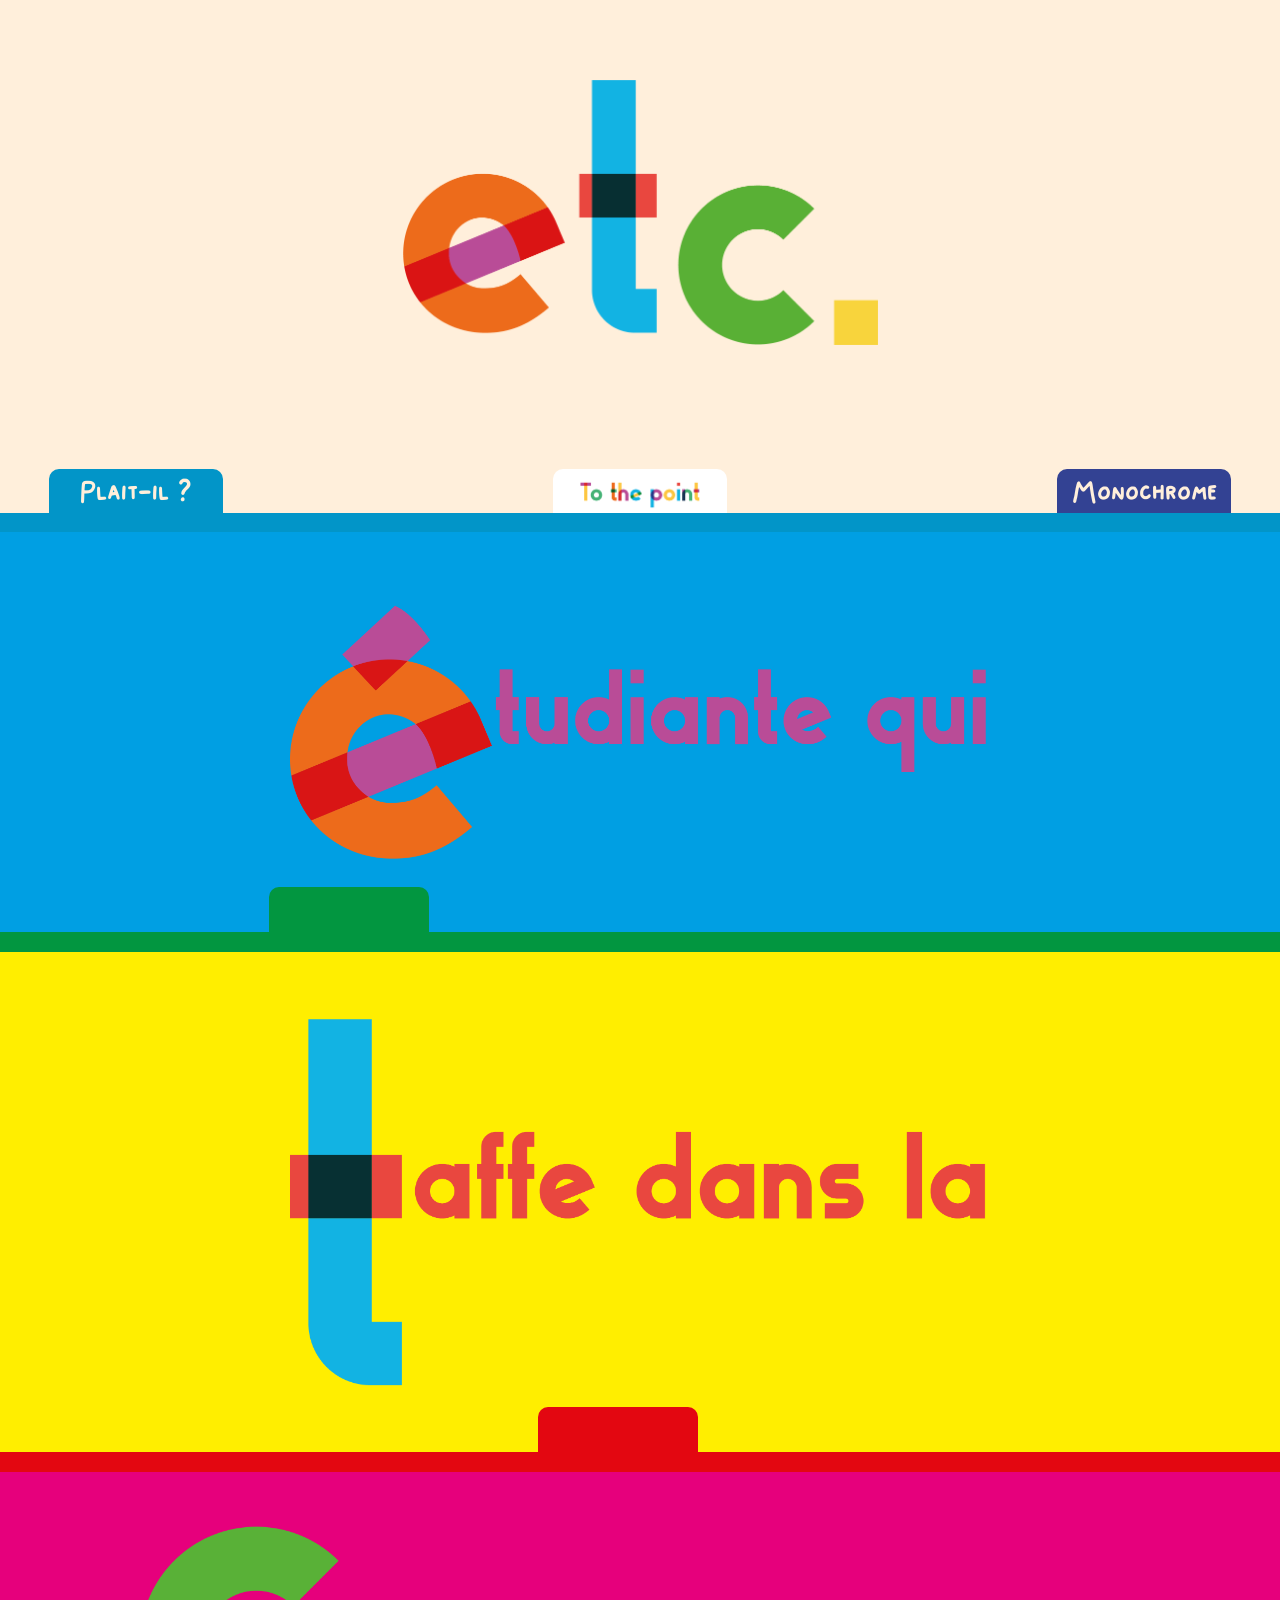
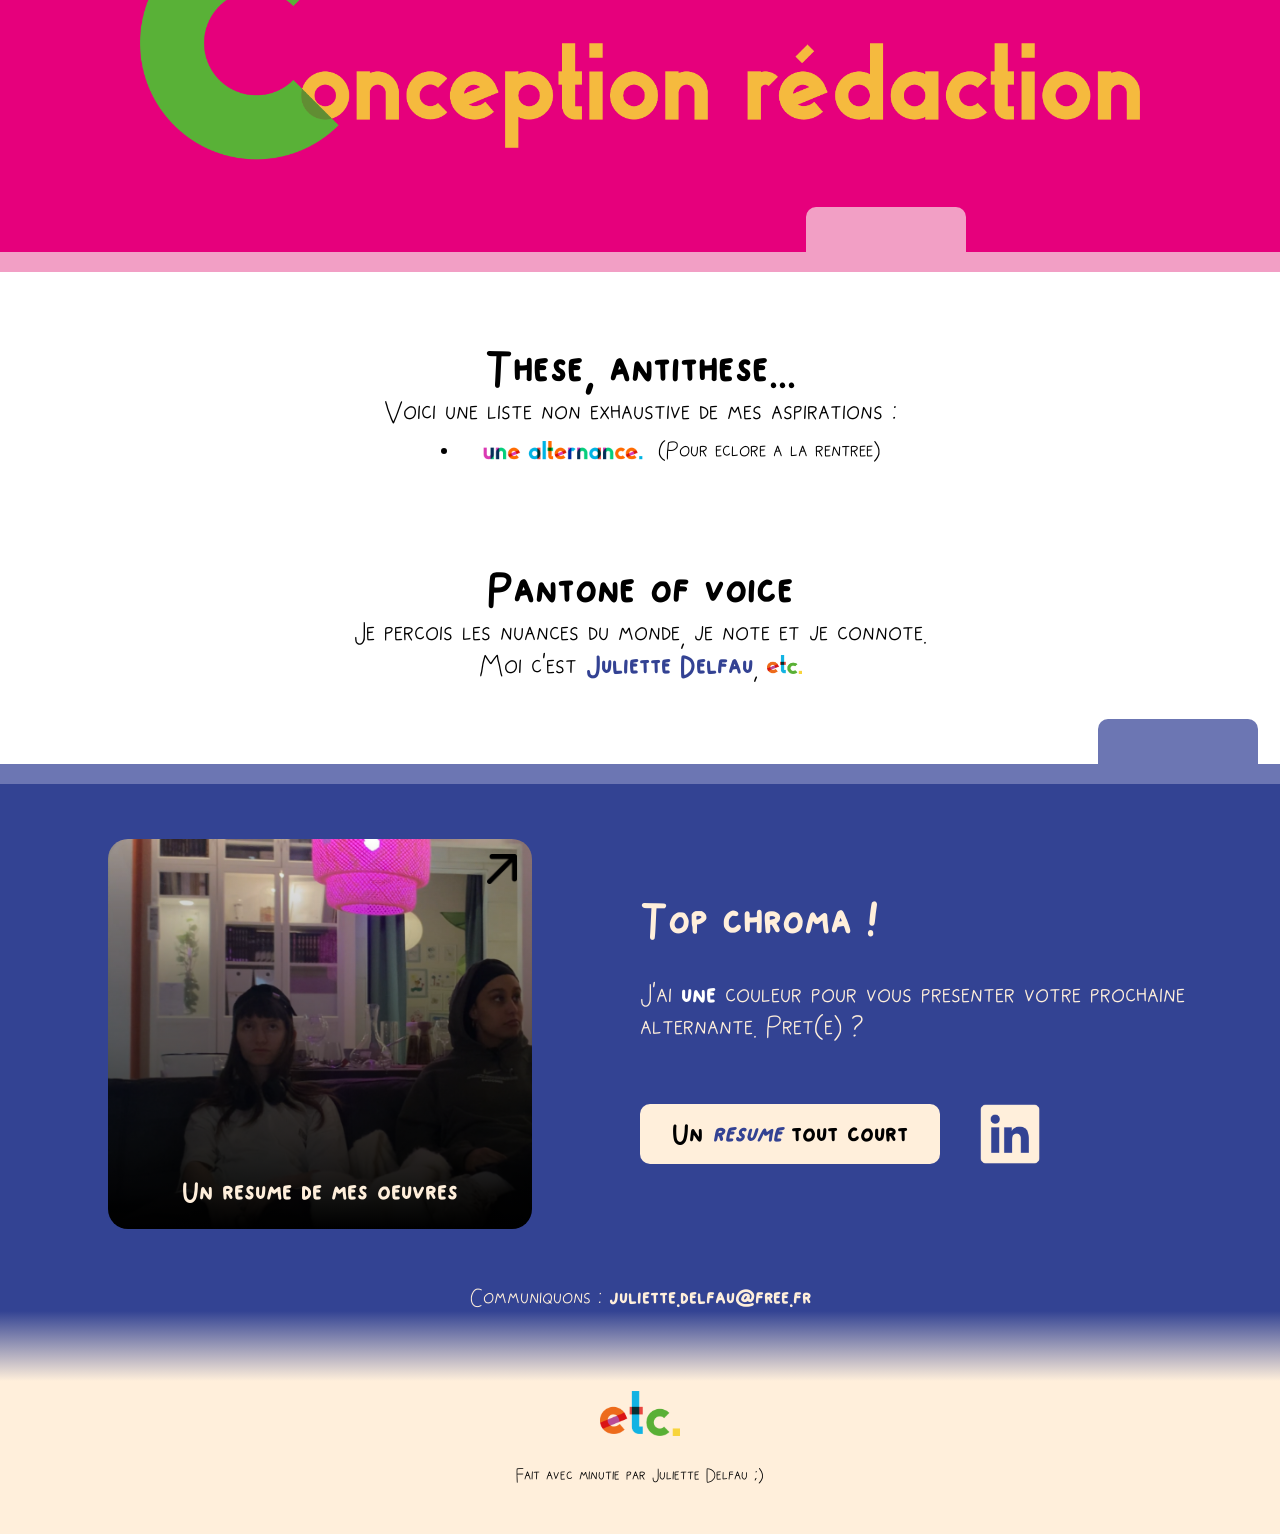
<file: index.html>
<!DOCTYPE html>
<html lang="fr">
<head>
    <meta charset="UTF-8">
    <meta name="viewport" content="width=device-width, initial-scale=1.0">
    <title>Juliette D. Delfau</title>
    <link rel="icon" type="image/png" href="assets/Favicon.png">
    <link rel="stylesheet" href="styles.css">
    <meta name="google-site-verification" content="UVwqHNItAHjaG1F4saLDNKpYvbRm58kEmzA-8f9P3A4" />
</head>
    
<body>
    <div id="intro">
        <img src="assets/etc..png" alt="etc." class="titre">        
        <nav class="navbar">
            <ul class="menu">
                <li class="etc"><a href="#kessesse">Plait-il ?</a></li>
                <li class="resume"><a href="#to-the-point"><img src="assets/To%20The%20Point.png" alt="To the point" class="ttp"></a></li>
                <li class="bleu"><a href="#monochrome">Monochrome</a></li>
            </ul>
            <div class="separation1"></div>
        </nav>
    </div>
    <div id="kessesse">
        <div class="E">
            <img src="assets/Etudiante%20qui.png" alt="Etudiante qui" class="eq">
            <a href="#T" class="intercalaire1"></a>
        </div>
        <div class="separation2"></div>
        <div id="T">
            <img src="assets/Taffe%20dans%20la.png" alt="Taffe dans la" class="tdl">
            <a href="#C" class="intercalaire2"></a>
        </div>
        <div class="separation3"></div>
        <div id="C">
            <img src="assets/CR.png" alt="Conception rédaction" class="cr">
            <a href="#to-the-point" class="intercalaire3"></a>
        </div>
    </div>
    <div class="separation4"></div>
    <div id="to-the-point">
        <div class="texte">
            <h2>These, antithese...</h2>
            <p>Voici une liste non exhaustive de mes aspirations :</p>
            <ul class="liste">
                <li><img src="assets/Une%20alternance.png" alt="Une alternance." class="alternance">(Pour eclore a la rentree)</li>
            </ul>
            <h2>Pantone of voice</h2>
            <p>Je percois les nuances du monde, je note et je connote.</p>
            <p>Moi c'est <span>Juliette Delfau</span>, <img src="assets/etc..png" alt="etc." class="etc"></p>
            <a href="#monochrome" class="intercalaire4"></a>
        </div>
    </div>
    <div class="separation5"></div>
    <div id="monochrome">
        <div class="pres">
            <a href="https://aliasjuliette.wordpress.com/" class="rectangle" target="_blank">
                <img src="assets/fleche.png" alt="Nouvel onglet" class="fleche">
                <p>Un resume de mes oeuvres</p>
            </a>
            </div>
        <div class="pres">
            <h2 class="mono">Top chroma !</h2>
            <p>J'ai <span class="une">une</span> couleur pour vous presenter votre prochaine alternante. Pret(e) ?</p>
            <dev class="liens">
                <a href="assets/CV.pdf" class="bouton" target="_blank">
                    <p>Un <span class="CV">resume</span> tout court</p>
                </a>
                <a href="http://www.linkedin.com/in/juliette-delfau-29739733b" class="LinkedIn" target="_blank">
                    <img src="assets/Linkedin.png" alt="LinkedIn" class="icone"> 
                </a>
            </dev>
        </div>
    </div>
    <footer>
        <p class="mail">Communiquons :   
            <a href="mailto: juliette.delfau@free.fr" class="free">juliette.delfau@free.fr</a>
        </p>
        <div class="fin"></div>
        <a href="#intro" class="remonter">
            <img src="assets/etc..png" alt="etc." class="conclu">
        </a>
        <p class="made">Fait avec minutie par Juliette Delfau ;)</p>
    </footer>
</body>
</html>
</file>
<file: styles.css>
/* GENERAL */

@font-face{
    font-family: "Kosko";
  src:
    local("kosko_font"),
    url("assets/fonts/KoskoRegular-Regular.otf") format("opentype"),
    url("assets/fonts/KoskoRegular-Regular.ttf") format("truetype");
    font-weight: normal;
}

@font-face{
    font-family: "Kosko";
  src:
    local("kosko_font"),
    url("assets/fonts/KoskoBold-Bold.otf") format("opentype"),
    url("assets/fonts/KoskoBold-Bold.ttf") format("truetype");
    font-weight: bold;
}

html, body{
    margin: 0;
    padding: 0;
    background-color: #ffefdb;
    font-family: "Kosko";
    font-weight: normal;
}

:root {
  --diagonale-step: 21vw; 
}

h2{
    font-weight: bold;
    font-size: 40px;
    margin-top: 70px;
    margin-bottom: 0px;
}

p{
    font-size: 25px;
    margin-top: 0;
    margin-bottom: 0;
}



/* INTRO */

#intro{
    height: 532px;
}

img.titre{ 
    width: 475px;
    display: flex;
    margin: auto;
    padding-top: 80px;
}

    /* Barre de navigation */

.navbar{
    background-color: transparent;
    min-height: 52px;
    padding-top: 108px;
}

nav ul{
    padding-left: 0;
    display: flex;
    flex-direction: row;
    justify-content: center;
    grid-gap: 330px;
    list-style: none;
    margin-bottom: 0;
}

        /* Titres des parties */

nav ul li a{
    font-weight: bold;
    font-size: 25px;
    text-decoration: none;
    color: #ffefdb;
}

.ttp{
    width: 120px;
}
    
        /* Boutons */

nav ul li{
    border-top-left-radius: 10px;
    border-top-right-radius: 10px;
    height: 30px;
    width: 160px;
    padding: 7px;
    text-align: center;
    margin-left: 0;
}

.etc{
    background-color: #0295C8;
}

.resume{
    background-color: white;
}

.bleu{
    background-color: #334293;
}



/* ETC */

.E{
    height: 400px;
    background-color: #009FE3;
    position: relative;
}

#T{
    height: 500px;
    background-color: #FFEE00;
    position: relative;
}

#C{
    height: 380px;
    background-color: #E6007C;
    position: relative;
}

    /* Textes */

.eq{
    width: 700px;
    position: absolute;
    top: 50%;
    left: 50%;
    transform: translate(-50%, -50%);
}

.tdl{
    width: 700px;
    position: absolute;
    top: 50%;
    left: 50%;
    transform: translate(-50%, -50%);
}

.cr{
    width: 1000px;
    position: absolute;
    top: 45%;
    left: 50%;
    transform: translate(-50%, -50%);
}



/* TO THE POINT */

#to-the-point{
    height: 492px;
    background: white;
    position: relative;
}

.texte{
    display: flex;
    flex-direction: column;
	justify-content: center;
	align-items: center;
    text-align: center;
}

    /* Synthèse */

img.alternance{
    width: 160px;
    vertical-align: middle;
    margin-right: 15px;
    margin-left: 15px;
}

.liste{
    margin-top: 0;
    font-size: 20px;
    list-style-position: inside;
    list-style-type: disc;
}

    /* Pantone */

span{
    color: #334293;
    font-weight: bold;
}

img.etc{
    width: 35px;
    vertical-align: baseline;
    background: transparent;
}



/* MONOCHROME */

#monochrome{
    height: 500px;
    background-color: #334393;
    display: flex;
    flex-direction: row;
    color: #ffefdb;
}

.pres{
    flex: 1;
	justify-content: center;
    align-content: center;
}

    /* Colonne 1 */

.rectangle{
    position: relative;
    border-radius: 20px;
    width: 60%;
    height: 70%;
    overflow: hidden;
    display: flex;
    align-items: flex-end;
    justify-content: center;
    padding: 20px;
    margin-left: auto;
    margin-right: auto;
    font-family: Kosko;
    font-weight: bold;
    text-decoration: none;
    color: #ffefdb; 
    background-image: 
        linear-gradient(to top, black, 50%, transparent), 
        url('assets/Bloques.png');
    background-size: 700px;
}

.fleche{
    position: absolute;
    width: 60px;
    top: 0px;
    right: 0px;
}

.rectangle:hover {
  transform: scale(1.02);
}

    /* Colonne 2 */

.mono{
    margin-bottom: 30px;
    margin-top: 0;
}

.une{
    font-family: kosko;
    color: white;
}

.liens{
    display: flex;
    flex-direction: row;
    margin-top: 60px;
}

        /* Bouton 1 */

.bouton{
    display: flex;
    text-decoration: none;
    flex-direction: column;
    justify-content: center; 
    align-items: center;
    position: relative;
    width: 300px;
    height: 60px;
    border-radius: 10px;
    background-color: #ffefdb;
    color: black;
    font-family: Kosko;
    font-weight: bold;
}

.bouton:hover {
  transform: scale(1.02); 
}

.CV{
    font-style: italic;
}

        /* Bouton 2 */

.LinkedIn{
    display: flex;
    margin-left: 30px;
    margin-top: -10px;
}

.icone{
    height: 80px;
}

.LinkedIn:hover {
    transform: scale(1.05);
} 



/* FOOTER */

footer{
    height: 250px;
    display: flex;
    flex-direction: column;
    text-align: center;
    position: relative;
    background-color: #ffefdb;
}

.fin{
    background-image: linear-gradient(to bottom, #334393, 50%, #ffefdb);
    height: 70px;
}

    /* texte */

.mail{
    font-size: 20px;
    color: #ffefdb;
    background-color: #334393;
}

.free{
    text-decoration: none;
    color: #ffefdb;
    font-family: Kosko;
    font-weight: bold;
}

.made{
    font-size: 15px;
    margin-left: 0px; 
    margin-top: 5px;
    position: absolute;
    bottom: 0;
    top: 80%; left: 50%;
    transform: translate(-50%, -50%);
}

    /* etc. */

.remonter{
    margin-left: auto;
    margin-right: auto;
/*    margin-top: 50px;*/
}

.conclu{
    padding: 10px;
    width: 80px;
    margin-left: auto;
    margin-right: auto;
}



/* SEPARATEURS */

.separation1{
    height: 20px;
    background-color: #0295C8;
}

.separation2{
    height: 20px;
    background-color: #029640;
}

.separation3{
    height: 20px;
    background-color: #E30711;
}

.separation4{
    height: 20px;
    background-color: #f29fc5;
}

.separation5{
    height: 20px;
    background-color: #6C76B3
}

.intercalaire1{
    border-top-left-radius: 10px;
    border-top-right-radius: 10px;
    height: 45px;
    width: 160px;
    background-color: #029640;
    margin-left: var(--diagonale-step);
    position: absolute;
    bottom: 0;
}

.intercalaire2{
    border-top-left-radius: 10px;
    border-top-right-radius: 10px;
    height: 45px;
    width: 160px;
    background-color: #E30711;
    margin-left: calc(var(--diagonale-step) * 2);
    position: absolute;
    bottom: 0;
}

.intercalaire3{
    border-top-left-radius: 10px;
    border-top-right-radius: 10px;
    height: 45px;
    width: 160px;
    background-color: #f29fc5;
    margin-left: calc(var(--diagonale-step) * 3);
    position: absolute;
    bottom: 0;
}

.intercalaire4{
    border-top-left-radius: 10px;
    border-top-right-radius: 10px;
    height: 45px;
    width: 160px;
    background-color: #6C76B3;
    margin-left: calc(var(--diagonale-step) * 4);
    position: absolute;
    bottom: 0;
}
</file>
